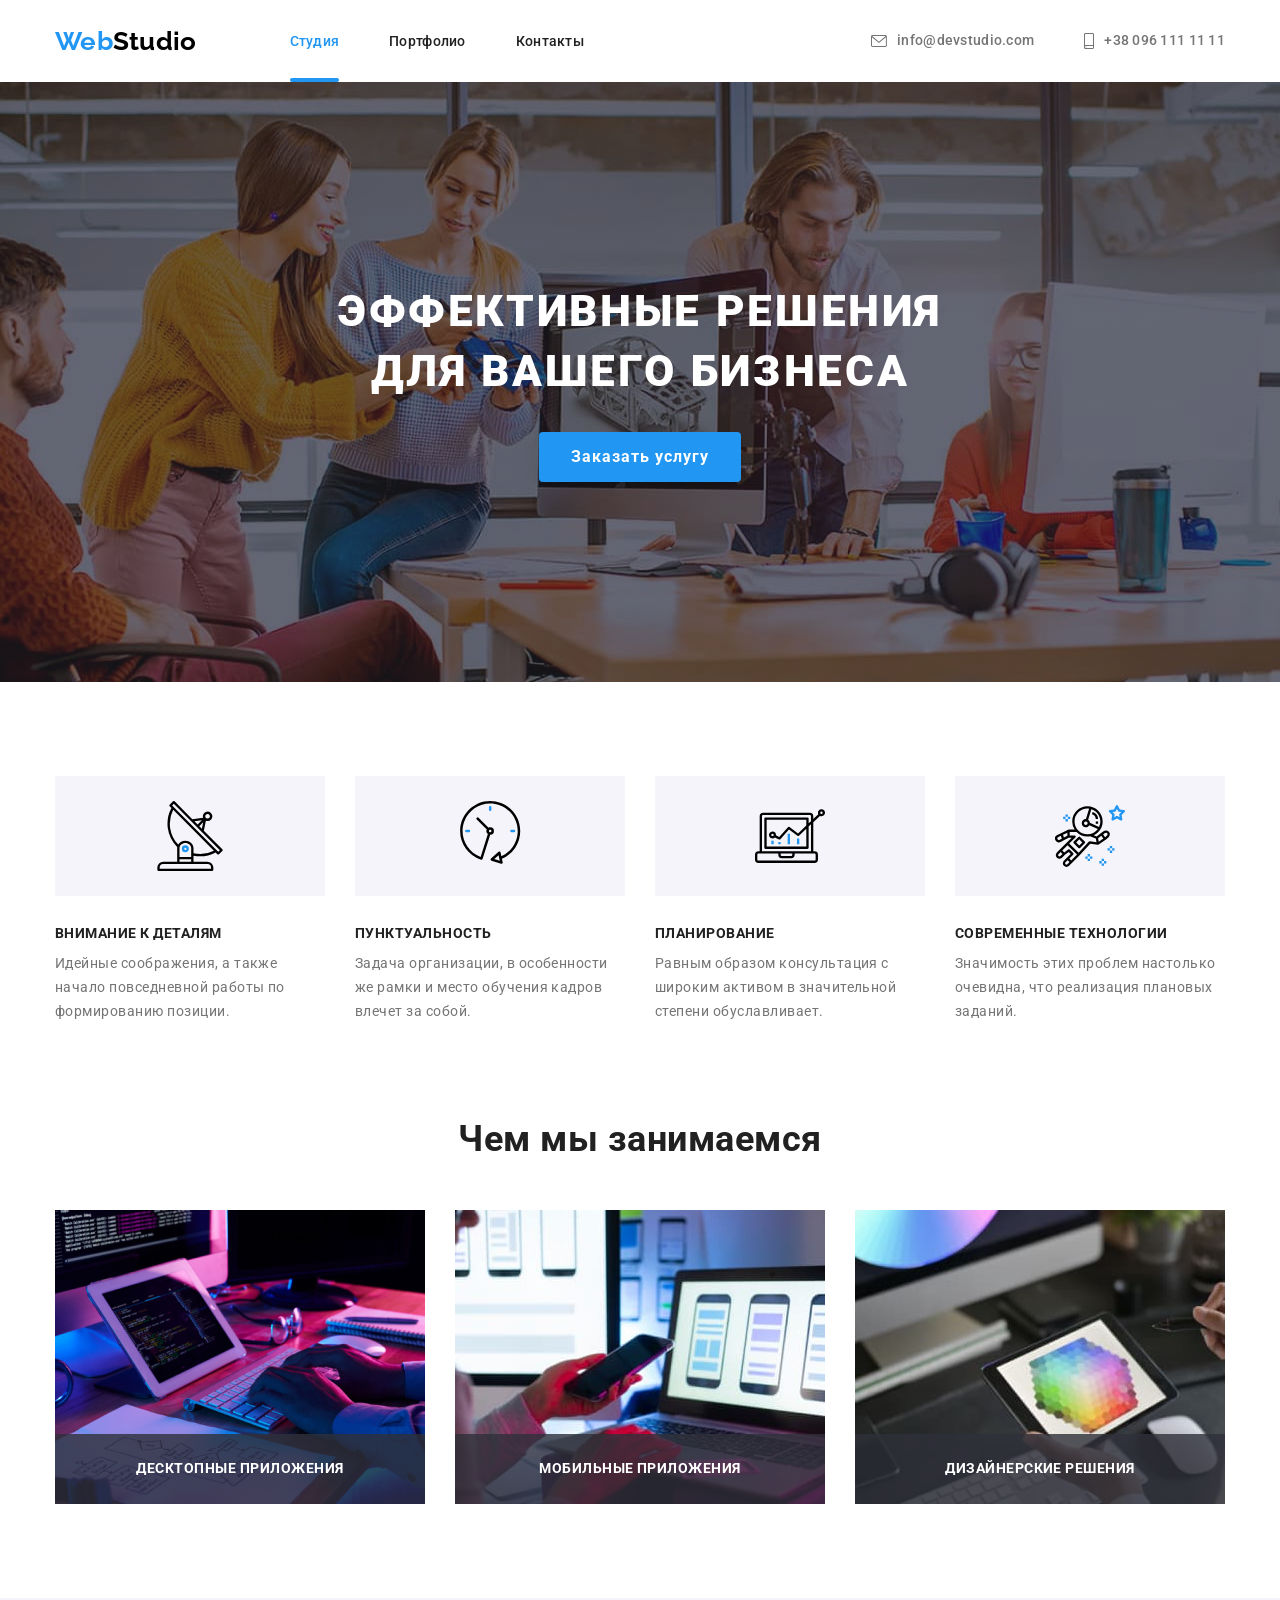
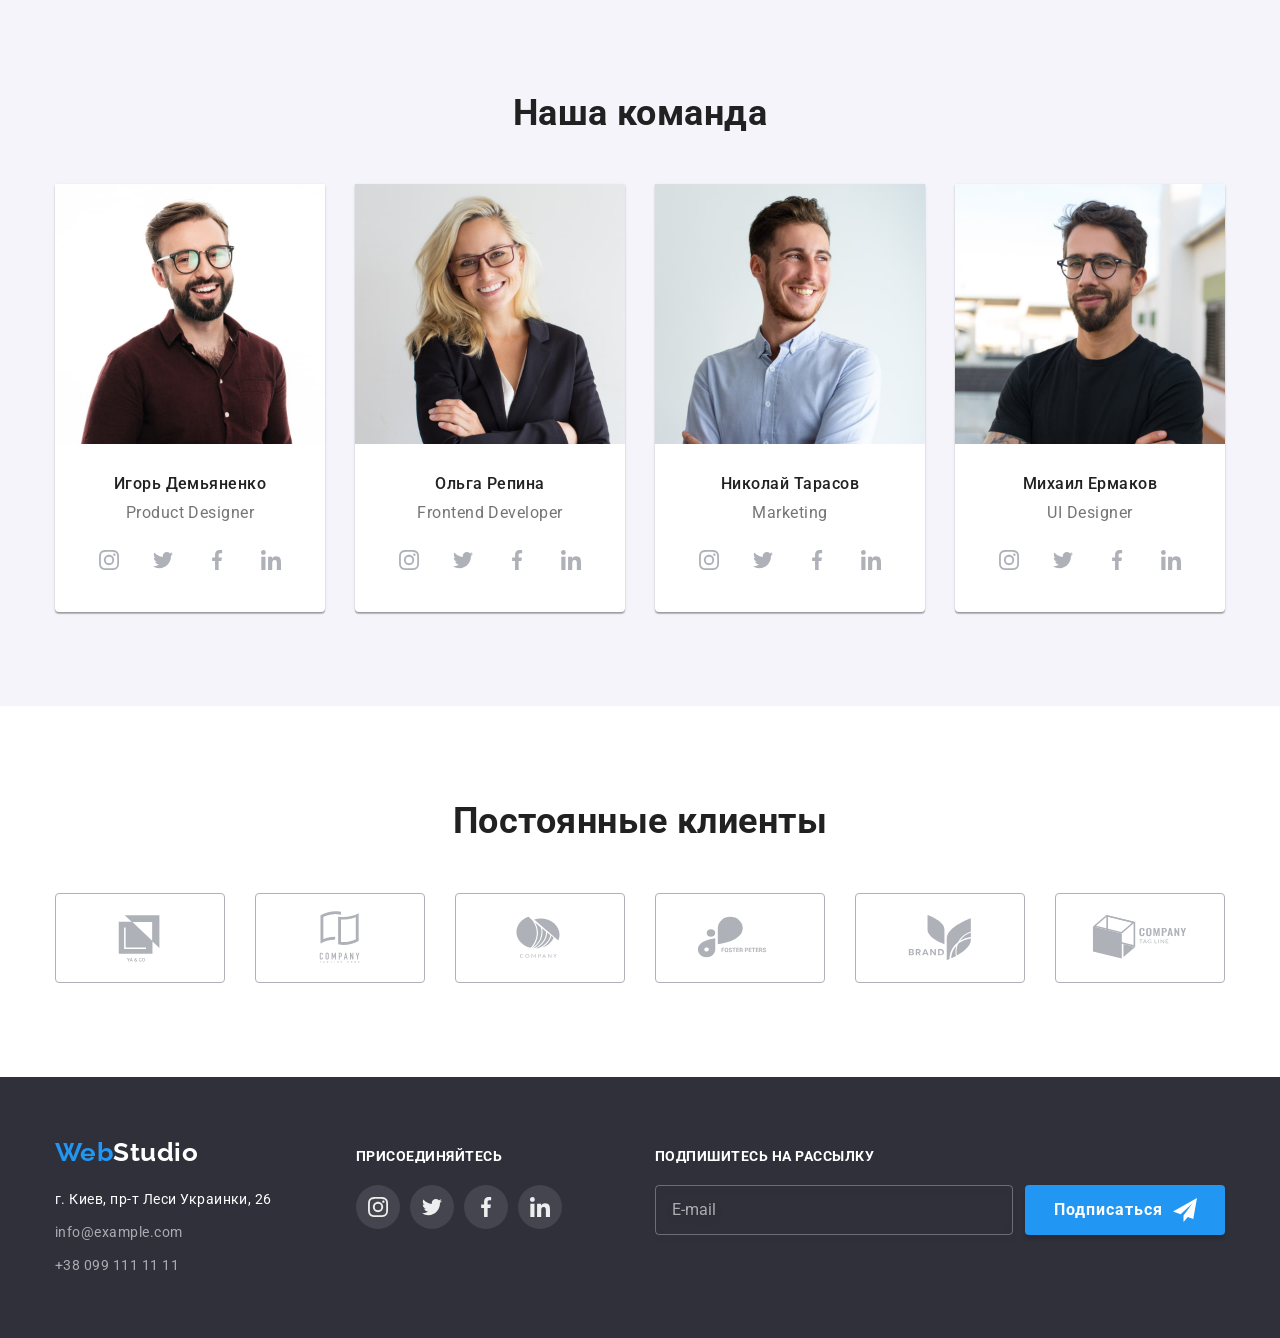
<file: index.html>
<!DOCTYPE html>
<html lang="ru">
  <head>
    <meta charset="UTF-8" />
    <meta http-equiv="X-UA-Compatible" content="IE=edge" />
    <meta name="viewport" content="width=device-width, initial-scale=1.0" />
    <title>Студия</title>
    <link href="https://fonts.googleapis.com/css2?family=Raleway:wght@700&family=Roboto:wght@400;500;700;900&display=swap" rel="stylesheet"/>
    <link rel="stylesheet" href="https://cdnjs.cloudflare.com/ajax/libs/modern-normalize/1.0.0/modern-normalize.min.css"/>
    <link rel="stylesheet" href="./css/styles.css"/>
  </head>
  <body>
    <!--Шапка-->
    <header class="header-page">
      <div class="header-container container">
        <nav class="site-nav">
          <!--Основная навигация-->
          <a href="./index.html" class="link"><span lang="en" class="logo"><span class="web">Web</span>Studio</span>
          </a>
          <ul class="nav list">
            <li class="nav-item"><a href="./index.html" class="link current">Студия</a></li>
            <li class="nav-item"><a href="./portfolio.html" class="link">Портфолио</a></li>
            <li class="nav-item"><a href="" class="link">Контакты</a></li>
          </ul>
        </nav>
        <ul class="contacts-items list">
            <li class="contacts-item">
              <a href="mailto:info@devstudio.com" class="link contact-link">
                <svg class="icon-contacts" width="16" height="12">
                  <use href="./images/icons.svg#icon-envelope"></use>
                </svg>
                info@devstudio.com
              </a>
            </li>
            <li class="contacts-item">
              <a href="tel:+380961111111" class="link contact-link">
                <svg class="icon-contacts" width="10" height="16">
                  <use href="./images/icons.svg#icon-smartphone"></use>
                </svg>
                +38 096 111 11 11
              </a>
            </li>
        </ul>
      </div>
    </header>
    <!--Основная информация-->
    <main>
      <!--Секция "Герой"-->
        <section class="hero section">
          <div class="container">
            <h1 class="title-hero">
              Эффективные решения
              <br />
              для вашего бизнеса
            </h1>
            <button type="button" class="button" data-modal-open>Заказать услугу</button>
          </div>
        </section>
        <!--Секция "Особенности"-->
        <section class="features section">
          <div class="container">
            <!--Этот тег не будет виден в результирующей верстке-->
            <h2 class="visually-hidden">Особенности</h2>
            <ul class="features-list list">
              <li class="features-list-items">
                <div class="trumb">
                  <svg width="70" height="70" class="icon-features">
                    <use href="./images/icons.svg#icon-antena"></use>
                  </svg>
                </div>
                <h3 class="features-title">Внимание к деталям</h3>
                <p class="features-text">
                  Идейные соображения, а также начало повседневной работы по
                  формированию позиции.
                </p>
              </li>
              <li class="features-list-items">
               <div class="trumb">
                  <svg width="70" height="70" class="icon-features">
                    <use href="./images/icons.svg#icon-clock"></use>
                  </svg>
                </div>
                <h3 class="features-title">Пунктуальность</h3>
                <p class="features-text">
                  Задача организации, в особенности же рамки и место обучения
                  кадров влечет за собой.
                </p>
              </li>
              <li class="features-list-items">
                <div class="trumb">
                  <svg width="70" height="70" class="icon-features">
                    <use href="./images/icons.svg#icon-diagram"></use>
                  </svg>
                </div>
                <h3 class="features-title">Планирование</h3>
                <p class="features-text">
                  Равным образом консультация с широким активом в значительной
                  степени обуславливает.
                </p>
              </li>
              <li class="features-list-items">
                <div class="trumb">
                  <svg width="70" height="70" class="icon-features">
                    <use href="./images/icons.svg#icon-astronaut"></use>
                  </svg>
                </div>
                <h3 class="features-title">Современные технологии</h3>
                <p class="features-text">
                  Значимость этих проблем настолько очевидна, что реализация
                  плановых заданий.
                </p>
              </li>
            </ul>
          </div>
        </section>
        <!--Секция "Вид дейтельности"-->
         <section class="activity section">
          <div class="container">
            <h2 class="activity-title">Чем мы занимаемся</h2>
            <ul class="activity-list list">
              <li class="activity-list-item">
                <div class="box">
                  <img src="./images/box-1.jpg" alt="Написание кода" width="370" />
                  <div class="activity-trumb">
                    <p class="activity-trumb-description">Десктопные приложения</p>
                  </div>
                </div>
              </li>
              <li class="activity-list-item">
                <div class="box">
                  <img src="./images/box-2.jpg" alt="Синхронизация девайсов" width="370" />
                  <div class="activity-trumb">
                    <p class="activity-trumb-description">Мобильные приложения</p>
                  </div>
                </div>
              </li>
              <li class="activity-list-item">
                <div class="box">
                  <img src="./images/box-3.jpg" alt="Разработка дизайна" width="370"/>
                  <div class="activity-trumb">
                    <p class="activity-trumb-description">Дизайнерские решения</p>
                  </div>
                </div> 
              </li>
            </ul>
          </div>
        </section>
        <!--Секция "Наша команда"-->
        <section class="team section">
          <div class="container">
            <h2 class="team-title">Наша команда</h2>
            <ul class="team-items list">
              <li class="team-item">
                <img
                  src="./images/team-card-1.jpg"
                  alt="Игорь Демьяненко"
                  width="270"
                  class="image"
                />
                <div class="team-item-name">
                  <h3 class="name">Игорь Демьяненко</h3>
                  <p class="position"><span lang="en">Product Designer</span></p>
                  <ul class="social-links list">
                    <li class="social-link">
                     <a href="#" class="social-link-item">
                       <svg width="20" height="20" class="social-icon">
                         <use href="./images/icons.svg#icon-instagram"></use>
                       </svg>
                     </a> 
                    </li>
                    <li class="social-link">
                      <a href="#" class="social-link-item">
                       <svg width="20" height="20" class="social-icon">
                         <use href="./images/icons.svg#icon-twitter"></use>
                       </svg>
                     </a>
                    </li>
                    <li class="social-link">
                      <a href="#" class="social-link-item">
                        <svg width="20" height="20" class="social-icon">
                          <use href="./images/icons.svg#icon-facebook"></use>
                        </svg>
                      </a>
                    </li>
                    <li class="social-link">
                      <a href="#" class="social-link-item">
                        <svg width="20" height="20" class="social-icon">
                          <use href="./images/icons.svg#icon-linkedin"></use>
                        </svg>
                      </a>
                    </li>
                  </ul>
                </div>
              </li>
              <li class="team-item">
                <img
                  src="./images/team-card-2.jpg"
                  alt="Ольга Репина"
                  width="270"
                  class="image"
                />
                <div class="team-item-name">
                  <h3 class="name">Ольга Репина</h3>
                  <p class="position"><span lang="en">Frontend Developer</span></p>
                  <ul class="social-links list">
                    <li class="social-link">
                     <a href="#" class="social-link-item">
                       <svg width="20" height="20" class="social-icon">
                         <use href="./images/icons.svg#icon-instagram"></use>
                       </svg>
                     </a> 
                    </li>
                    <li class="social-link">
                      <a href="#" class="social-link-item">
                       <svg width="20" height="20" class="social-icon">
                         <use href="./images/icons.svg#icon-twitter"></use>
                       </svg>
                     </a>
                    </li>
                    <li class="social-link">
                      <a href="#" class="social-link-item">
                        <svg width="20" height="20" class="social-icon">
                          <use href="./images/icons.svg#icon-facebook"></use>
                        </svg>
                      </a>
                    </li>
                    <li class="social-link">
                      <a href="#" class="social-link-item">
                        <svg width="20" height="20" class="social-icon">
                          <use href="./images/icons.svg#icon-linkedin"></use>
                        </svg>
                      </a>
                    </li>
                  </ul>
                </div>
              </li>
              <li class="team-item">
                <img
                  src="./images/team-card-3.jpg"
                  alt="Николай Тарасов"
                  width="270"
                  class="image"
                />
                <div class="team-item-name">
                  <h3 class="name">Николай Тарасов</h3>
                  <p class="position"><span lang="en">Marketing</span></p>
                  <ul class="social-links list">
                    <li class="social-link">
                     <a href="#" class="social-link-item">
                       <svg width="20" height="20" class="social-icon">
                         <use href="./images/icons.svg#icon-instagram"></use>
                       </svg>
                     </a> 
                    </li>
                    <li class="social-link">
                      <a href="#" class="social-link-item">
                       <svg width="20" height="20" class="social-icon">
                         <use href="./images/icons.svg#icon-twitter"></use>
                       </svg>
                     </a>
                    </li>
                    <li class="social-link">
                      <a href="#" class="social-link-item">
                        <svg width="20" height="20" class="social-icon">
                          <use href="./images/icons.svg#icon-facebook"></use>
                        </svg>
                      </a>
                    </li>
                    <li class="social-link">
                      <a href="#" class="social-link-item">
                        <svg width="20" height="20" class="social-icon">
                          <use href="./images/icons.svg#icon-linkedin"></use>
                        </svg>
                      </a>
                    </li>
                  </ul>
                </div>
              </li>
              <li class="team-item">
                <img
                  src="./images/team-card-4.jpg"
                  alt="Михаил Ермаков"
                  width="270"
                  class="image"
                />
                <div class="team-item-name">
                  <h3 class="name">Михаил Ермаков</h3>
                  <p class="position"><span lang="en">UI Designer</span></p>
                  <ul class="social-links list">
                    <li class="social-link">
                     <a href="#" class="social-link-item">
                       <svg width="20" height="20" class="social-icon">
                         <use href="./images/icons.svg#icon-instagram"></use>
                       </svg>
                     </a> 
                    </li>
                    <li class="social-link">
                      <a href="#" class="social-link-item">
                       <svg width="20" height="20" class="social-icon">
                         <use href="./images/icons.svg#icon-twitter"></use>
                       </svg>
                     </a>
                    </li>
                    <li class="social-link">
                      <a href="#" class="social-link-item">
                        <svg width="20" height="20" class="social-icon">
                          <use href="./images/icons.svg#icon-facebook"></use>
                        </svg>
                      </a>
                    </li>
                    <li class="social-link">
                      <a href="#" class="social-link-item">
                        <svg width="20" height="20" class="social-icon">
                          <use href="./images/icons.svg#icon-linkedin"></use>
                        </svg>
                      </a>
                    </li>
                  </ul>
                </div>
              </li>
            </ul>
          </div>
        </section>
        <!-- Секция "Постоянные клиенты" -->
        <section class="clients section">
          <div class="container">
            <h2 class="clients-title">
              Постоянные клиенты
            </h2>
            <ul class="clients-links list">
              <li class="client-item"><a href="" class="client-link">
                <svg width="106" height="60" class="icon-client">
                  <use href="./images/icons.svg#icon-client-logo-1"></use>
                </svg>
              </a></li>
              <li class="client-item"><a href="" class="client-link">
                <svg width="106" height="60" class="icon-client">
                  <use href="./images/icons.svg#icon-client-logo-2"></use>
                </svg>
              </a></li>
              <li class="client-item"><a href="" class="client-link">
                <svg width="106" height="60" class="icon-client">
                  <use href="./images/icons.svg#icon-client-logo-3"></use>
                </svg>
              </a></li>
              <li class="client-item"><a href="" class="client-link">
                <svg width="106" height="60" class="icon-client">
                  <use href="./images/icons.svg#icon-client-logo-4"></use>
                </svg>
              </a></li>
              <li class="client-item"><a href="" class="client-link">
                <svg width="106" height="60" class="icon-client">
                  <use href="./images/icons.svg#icon-client-logo-5"></use>
                </svg>
              </a></li>
              <li class="client-item"><a href="" class="client-link">
                <svg width="106" height="60" class="icon-client">
                  <use href="./images/icons.svg#icon-client-logo-6"></use>
                </svg>
              </a></li>
            </ul>
          </div>
        </section>
    </main>
    <!--Подвал-->
    <footer class="footer-page">
      <div class="footer container">
        <div class="address">
          <a href="./index.html" class="footer-link"><span lang="en" class="footer-logo"><span class="footer-web">Web</span>Studio</span>
          </a>
          <!--Адрес-->
          <address class="footer-address">
            <p class="adress-title">г. Киев, пр-т Леси Украинки, 26</p>
            <ul class="footer-contacts list">
              <li class="footer-contact-mail">
                <a href="mailto:info@example.com" class="link">
                  info@example.com
                </a>
              </li>
              <li class="footer-contact-tel">
                <a href="tel:+380991111111" class="link">+38 099 111 11 11</a>
              </li>
            </ul>
          </address>
        </div>
        <div class="container-join">
          <b class="join">присоединяйтесь</b>
          <ul class="footer-social-links list">
            <li class="footer-social-link">
              <a href="#" class="footer-social-link-item">
                <svg width="20" height="20" class="footer-social-icon">
                  <use href="./images/icons.svg#icon-instagram"></use>
                </svg>
              </a> 
            </li>
            <li class="footer-social-link">
              <a href="#" class="footer-social-link-item">
                <svg width="20" height="20" class="footer-social-icon">
                  <use href="./images/icons.svg#icon-twitter"></use>
                </svg>
              </a>
            </li>
            <li class="footer-social-link">
              <a href="#" class="footer-social-link-item">
                <svg width="20" height="20" class="footer-social-icon">
                  <use href="./images/icons.svg#icon-facebook"></use>
                </svg>
              </a>
            </li>
            <li class="footer-social-link">
              <a href="#" class="footer-social-link-item">
                <svg width="20" height="20" class="footer-social-icon">
                  <use href="./images/icons.svg#icon-linkedin"></use>
                </svg>
              </a>
            </li>
          </ul>
        </div>
        <!-- Блок подписки -->
        <div class="subscription">
          <b class="sub-title">Подпишитесь на рассылку</b>
          <form class="form-subscription">
            <label class="sub-label">
              <input type="email" name="email-subscription" class="sub-input" placeholder="E-mail">
            </label>
            <button type="submit" class="sub-button">Подписаться</button>
            <svg width="24" height="24" class="icon-plane">
              <use href="./images/icons.svg#icon-plane"></use>
            </svg>
          </form>
        </div> 
      </div>
    </footer>
     <div class="backdrop is-hidden" data-modal>
              <div class="modal">
                <form class="form">
                  <div role="group" class="group-form">
                    <b class="form-title">Оставьте свои данные, мы вам перезвоним</b>
                    <div class="form-item">
                      <label class="form-label">
                        <input type="text" name="name" class="form-input">
                        Имя
                      </label>
                      <svg width="18" height="18" class="icon-input">
                        <use href="./images/icons.svg#icon-person-black"></use>
                      </svg>
                    </div>
                    <div class="form-item">
                      <label class="form-label">
                        <input type="tel" name="tel" class="form-input">
                        Телефон
                      </label>
                      <svg width="18" height="18" class="icon-input">
                        <use href="./images/icons.svg#icon-phone-black"></use>
                      </svg>
                    </div>
                    <div class="form-item">
                      <label class="form-label">
                        <input type="email" name="email" class="form-input">
                        Почта
                      </label>
                      <svg width="18" height="18" class="icon-input">
                        <use href="./images/icons.svg#icon-email-black"></use>
                      </svg>
                    </div>
                    <div class="form-item">
                      <label class="form-label">
                        <textarea name="comment" placeholder="Введите текст" class="form-textarea"></textarea>
                        Комментарий
                      </label>
                    </div>
                  </div>
                  <div class="checkbox">
                    <label class="checkbox-label">
                      <input type="checkbox" name="terms-of-use" value="terms-of-use" class="checkbox-input">
                        <svg width="16" height="15" class="icon-check">
                          <use href="./images/icons.svg#icon-check"></use>
                        </svg>
                      Соглашаюсь с рассылкой и принимаю  <a href="">Условия договора</a>
                    </label>
                  </div>
                  <button type="submit">Отправить</button>
                </form>
                <button type="button" class="close-button" data-modal-close>
                  <svg width="18" height="18" class="icon-button">
                    <use href="./images/icons.svg#icon-close"></use>
                  </svg>
                </button>
              </div>
            </div>
    <script src="./js/modal.js"></script>
  </body>
</html>
</file>
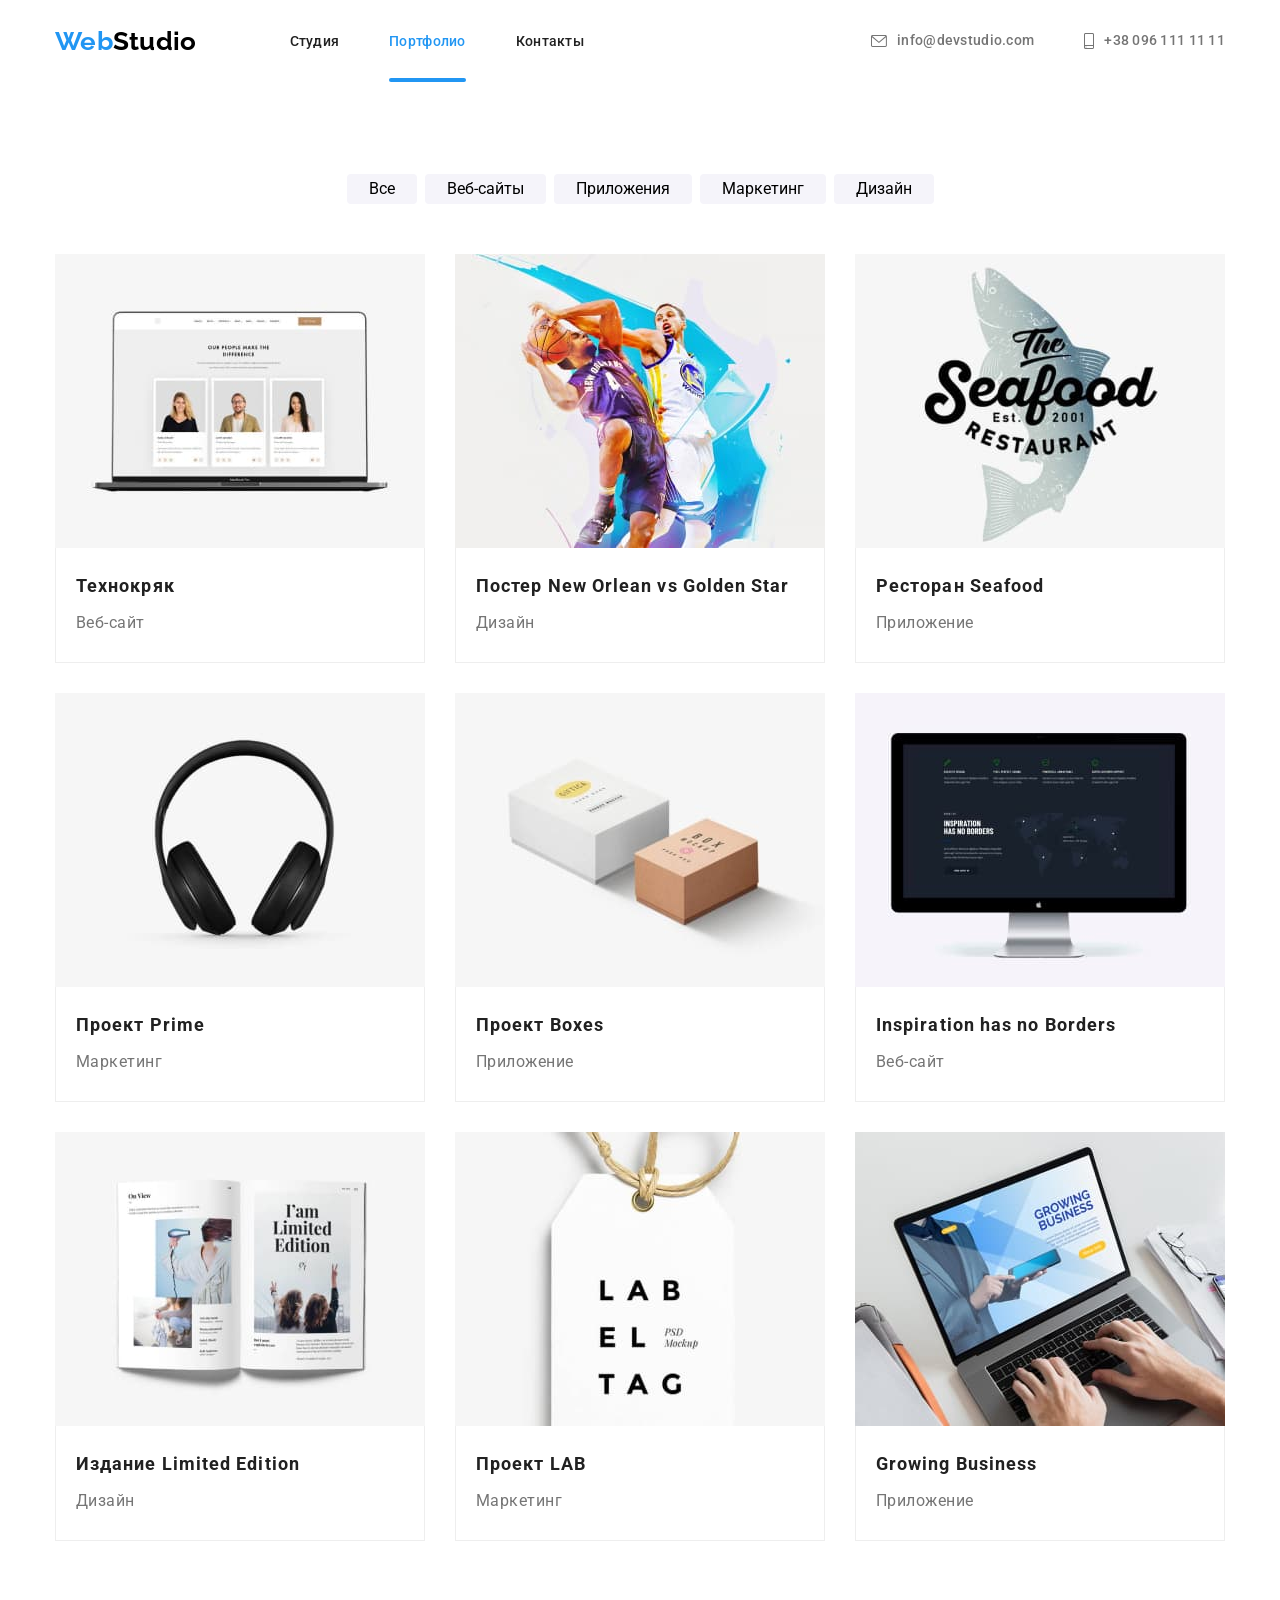
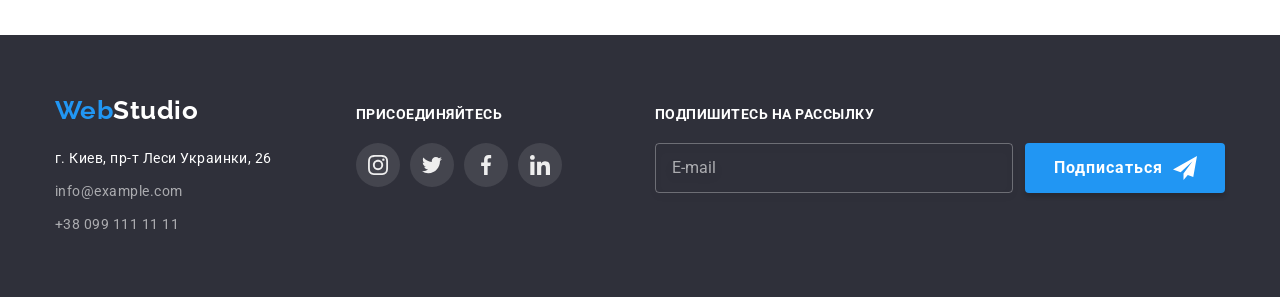
<file: portfolio.html>
<!DOCTYPE html>
<html lang="ru">
  <head>
    <meta charset="UTF-8" />
    <meta http-equiv="X-UA-Compatible" content="IE=edge" />
    <meta name="viewport" content="width=device-width, initial-scale=1.0" />
    <title>Студия</title>
    <link href="https://fonts.googleapis.com/css2?family=Raleway:wght@700&family=Roboto:wght@400;500;700;900&display=swap" rel="stylesheet"/>
    <link rel="stylesheet" href="https://cdnjs.cloudflare.com/ajax/libs/modern-normalize/1.0.0/modern-normalize.min.css"/>
    <link rel="stylesheet" href="./css/styles.css"/>
  </head>
  <body>
    <!--Шапка-->
    <header class="header-page">
      <div class="header-container container">
        <nav class="site-nav">
          <!--Основная навигация-->
          <a href="./index.html" class="link"><span lang="en" class="logo"><span class="web">Web</span>Studio</span>
          </a>
          <ul class="nav list">
            <li class="nav-item"><a href="./index.html" class="link">Студия</a></li>
            <li class="nav-item"><a href="./portfolio.html" class="link current">Портфолио</a></li>
            <li class="nav-item"><a href="" class="link">Контакты</a></li>
          </ul>
        </nav>
        <ul class="contacts-items list">
            <li class="contacts-item">
              <a href="mailto:info@devstudio.com" class="link contact-link">
                <svg class="icon-contacts" width="16" height="12">
                  <use href="./images/icons.svg#icon-envelope"></use>
                </svg>
                info@devstudio.com
              </a>
            </li>
            <li class="contacts-item">
              <a href="tel:+380961111111" class="link contact-link">
                <svg class="icon-contacts" width="10" height="16">
                  <use href="./images/icons.svg#icon-smartphone"></use>
                </svg>
                +38 096 111 11 11
              </a>
            </li>
        </ul>
      </div>
    </header>
    <!--Основная информация-->
    <main>
         <!-- Портфолио -->
            <section class="portfolio section">
                <div class="container"> <!-- Этот заголовок будет скрыт при помощи стилей -->
                    <h1 class="visually-hidden">Портфолио</h1>
                    <ul class="filter list">
                        <li class="filter-button"><button type="button" class="button">Все</button></li>
                        <li class="filter-button"><button type="button" class="button">Веб-сайты</button></li>
                        <li class="filter-button"><button type="button" class="button">Приложения</button></li>
                        <li class="filter-button"><button type="button" class="button">Маркетинг</button></li>
                        <li class="filter-button"><button type="button" class="button">Дизайн</button></li>
                    </ul>          
                    <ul class="galery list">
                        <li class="galery-item">
                            <a href="" class="link">
                              <div class="galery-trumb">
                                <img src="./images/img-1.jpg" alt="Главная страница сайта" width="370" class="galery-item-img">
                                <div class="overlay-galery">
                                  <p>Технокряк это современная площадка распространения коронавируса. Компании используют эту платформу для цифрового шпионажа и атак на защищённые сервера конкурентов.</p>
                                </div>
                              </div>
                              <div class="photo-info">
                                <h2 class="galery-title">Технокряк</h2>
                                <p class="filter-unit">Веб-сайт</p>
                              </div>
                            </a>
                        </li>
                        <li class="galery-item">
                            <a href="" class="link">
                              <div class="galery-trumb">
                                <img src="./images/img-2.jpg" alt="Плакат с баскетболистами" width="370" class="galery-item-img">
                                <div class="overlay-galery">
                                  <p>Технокряк это современная площадка распространения коронавируса. Компании используют эту платформу для цифрового шпионажа и атак на защищённые сервера конкурентов.</p>
                                </div>
                              </div>
                              <div class="photo-info">
                                <h2 class="galery-title">Постер New Orlean vs Golden Star</h2>
                                <p class="filter-unit">Дизайн</p>
                              </div>
                            </a>
                        </li>
                        <li class="galery-item">
                            <a href="" class="link">
                              <div class="galery-trumb">
                                <img src="./images/img-3.jpg" alt="Логотип нп фоне рыбы" width="370" class="galery-item-img">
                                <div class="overlay-galery">
                                  <p>Технокряк это современная площадка распространения коронавируса. Компании используют эту платформу для цифрового шпионажа и атак на защищённые сервера конкурентов.</p>
                                </div>
                              </div>
                              <div class="photo-info">
                                <h2 class="galery-title">Ресторан Seafood</h2>
                                <p class="filter-unit">Приложение</p>
                              </div>
                            </a>
                        </li>
                        <li class="galery-item">
                            <a href="" class="link">
                              <div class="galery-trumb">
                                <img src="./images/img-4.jpg" alt="Наушники" width="370" class="galery-item-img">
                                <div class="overlay-galery">
                                  <p>Технокряк это современная площадка распространения коронавируса. Компании используют эту платформу для цифрового шпионажа и атак на защищённые сервера конкурентов.</p>
                                </div>
                              </div>   
                              <div class="photo-info">
                                <h2 class="galery-title">Проект Prime</h2>
                                <p class="filter-unit">Маркетинг</p>
                              </div>
                            </a>
                        </li>
                        <li class="galery-item">
                            <a href="" class="link">
                              <div class="galery-trumb">
                                <img src="./images/img-5.jpg" alt="Две коробки" width="370" class="galery-item-img">
                                <div class="overlay-galery">
                                  <p>Технокряк это современная площадка распространения коронавируса. Компании используют эту платформу для цифрового шпионажа и атак на защищённые сервера конкурентов.</p>
                                </div>
                              </div>
                              <div class="photo-info">
                                <h2 class="galery-title">Проект Boxes</h2>
                                <p class="filter-unit">Приложение</p>
                              </div>
                            </a>
                        </li>
                        <li class="galery-item">
                            <a href="" class="link">
                              <div class="galery-trumb">
                                <img src="./images/img-6.jpg" alt="Монитор на котором изображен веб-сайт" width="370" class="galery-item-img">
                                <div class="overlay-galery">
                                  <p>Технокряк это современная площадка распространения коронавируса. Компании используют эту платформу для цифрового шпионажа и атак на защищённые сервера конкурентов.</p>
                                </div>
                              </div>
                              <div class="photo-info">
                                <h2 class="galery-title">Inspiration has no Borders</h2>
                                <p class="filter-unit">Веб-сайт</p>
                              </div>
                            </a>
                        </li>
                        <li class="galery-item">
                            <a href="" class="link">
                              <div class="galery-trumb">
                                <img src="./images/img-7.jpg" alt="Книга" width="370" class="galery-item-img">
                                <div class="overlay-galery">
                                  <p>Технокряк это современная площадка распространения коронавируса. Компании используют эту платформу для цифрового шпионажа и атак на защищённые сервера конкурентов.</p>
                                </div>
                              </div>
                              <div class="photo-info">
                                <h2 class="galery-title">Издание Limited Edition</h2>
                                <p class="filter-unit">Дизайн</p>
                                </div>
                            </a>
                        </li>
                        <li class="galery-item">
                            <a href="" class="link">
                              <div class="galery-trumb">
                                <img src="./images/img-8.jpg" alt="Логотип" width="370" class="galery-item-img">
                                <div class="overlay-galery">
                                  <p>Технокряк это современная площадка распространения коронавируса. Компании используют эту платформу для цифрового шпионажа и атак на защищённые сервера конкурентов.</p>
                                </div>
                              </div>
                              <div class="photo-info">
                                <h2 class="galery-title">Проект LAB</h2>
                                <p class="filter-unit">Маркетинг</p>
                              </div>
                            </a>
                        </li>
                        <li class="galery-item">
                            <a href="" class="link">
                              <div class="galery-trumb">
                                <img src="./images/img-9.jpg" alt="Человек работающий на ноутбуке" width="370" class="galery-item-img">
                                <div class="overlay-galery">
                                  <p>Технокряк это современная площадка распространения коронавируса. Компании используют эту платформу для цифрового шпионажа и атак на защищённые сервера конкурентов.</p>
                                </div>
                              </div>
                              <div class="photo-info">
                                <h2 class="galery-title">Growing Business</h2>
                                <p class="filter-unit">Приложение</p>
                              </div>
                            </a>
                        </li>
                    </ul>
                </div>
            </section>
    </main>
    <!--! ===========Футер======== -->
    <footer class="footer-page">
          <div class="footer container">
            <div class="address">
              <a href="./index.html" class="footer-link"><span lang="en" class="footer-logo"><span class="footer-web">Web</span>Studio</span>
              </a>
              <!--Адрес-->
              <address class="footer-address">
                <p class="adress-title">г. Киев, пр-т Леси Украинки, 26</p>
                <ul class="footer-contacts list">
                  <li class="footer-contact-mail">
                    <a href="mailto:info@example.com" class="link">
                      info@example.com
                    </a>
                  </li>
                  <li class="footer-contact-tel">
                    <a href="tel:+380991111111" class="link">+38 099 111 11 11</a>
                  </li>
                </ul>
              </address>
            </div>
            <div class="container-join">
              <b class="join">присоединяйтесь</b>
              <ul class="footer-social-links list">
                <li class="footer-social-link">
                  <a href="#" class="footer-social-link-item">
                    <svg width="20" height="20" class="footer-social-icon">
                      <use href="./images/icons.svg#icon-instagram"></use>
                    </svg>
                  </a> 
                </li>
                <li class="footer-social-link">
                  <a href="#" class="footer-social-link-item">
                    <svg width="20" height="20" class="footer-social-icon">
                      <use href="./images/icons.svg#icon-twitter"></use>
                    </svg>
                  </a>
                </li>
                <li class="footer-social-link">
                  <a href="#" class="footer-social-link-item">
                    <svg width="20" height="20" class="footer-social-icon">
                      <use href="./images/icons.svg#icon-facebook"></use>
                    </svg>
                  </a>
                </li>
                <li class="footer-social-link">
                  <a href="#" class="footer-social-link-item">
                    <svg width="20" height="20" class="footer-social-icon">
                      <use href="./images/icons.svg#icon-linkedin"></use>
                    </svg>
                  </a>
                </li>
              </ul>
            </div>
            <div class="subscription">
              <b class="sub-title">Подпишитесь на рассылку</b>
              <form class="form-subscription">
                <label class="sub-label">
                  <input type="email" name="email-subscription" class="sub-input" placeholder="E-mail">
                </label>
                <button type="submit" class="sub-button">Подписаться</button>
                <svg width="24" height="24" class="icon-plane">
                  <use href="./images/icons.svg#icon-plane"></use>
                </svg>
              </form>
            </div> 
          </div>
    </footer>
    <script src="./js/modal.js"></script>
  </body>
</html>
</file>
<file: css/styles.css>
/* Основной цвет текста #212121 */
/* Основной цвет фона #FFFFFF */
/* Вторичный цвет текста #757575 */
/* Вторичный цвет фона #2F303A */
/* Единичный фон #F5F4FA */
/* Цвет ссылок при ховере, фокусе,  а также для логотипа */
/* Цвет при ховере, фокусе кнопки #2196F3 */
/* Цвет ссылок в футере rgba(255, 255, 255, 0.6) */
/* Цвет обрамления галереи #eeeeee */
/* Цвет социальных ссылок и обводки #AFB1B8; */
/* timing-cubic */

/* Утилиты для страниц */
:root {
  --primary-text-color: #212121;
  --primary-background-color: #ffffff;
  --secondary-text-color: #757575;
  --secondary-background-color: #2f303a;
  --single-background-color: #f5f4fa;
  --link-hover-focus-web-color: #2196f3;
  --logo-color: #000000;
  --footer-link-text-color: rgba(255, 255, 255, 0.6);
  --galery-background: #eeeeee;
  --socil-links-color: #afb1b8;
  --animation-timing-function: cubic-bezier(0.4, 0, 0.2, 1);
}
/* Тело страницы */
body {
  background-color: var(--primary-background-color);
  color: var(--primary-text-color);
  font-family: Roboto, sans-serif;
  letter-spacing: 0.03em;
}

/* Убираем ненависные точки у списков */
.list {
  list-style: none;
  margin: 0px;
  padding: 0px;
}

/* Размеры и отступы контейнеров */
.container {
  width: 1200px;
  padding-left: 15px;
  padding-right: 15px;
  margin: 0 auto;
}

/* Вертикальные падинги для всех секций страниц */
.section {
  padding-top: 94px;
  padding-bottom: 94px;
}

/* Обнуляем марджины заголовком, абзацев и списков */
h1,
h2,
h3,
h4,
p,
ul {
  margin-top: 0px;
  margin-bottom: 0px;
}

/* Изменяем тип картинок для удаления зазоров */
img {
  display: block;
}

textarea {
  resize: none;
  padding: 0px;
}
input {
  padding: 0px;
  outline: none;
  cursor: pointer;
}

/* Шапка старницы */
/* Рамка футера */
.header-page {
  position: fixed;
  top: 0px;
  left: 0px;
  width: 100%;
  min-height: 80px;
  z-index: 2;
  background-color: var(--primary-background-color);
  border-bottom: 1px solid #ececec;
  border: transparent;
}

.header-container {
  display: flex;
  align-items: center;
}
/* Логотип */
.logo {
  color: var(--logo-color);

  font-family: Raleway, sans-serif;
  font-weight: 700;
  font-size: 26px;
  line-height: 1.19;
}

/* Цвет для Web */
.web {
  color: var(--link-hover-focus-web-color);
}

/* Навигационные ссылки */
.site-nav {
  display: flex;
  align-items: center;
}

.nav {
  display: flex;
  margin-left: 93px;
}

.nav-item {
  position: relative;

  display: block;
  padding: 32px 0;
}

/* Маржины навигационных ссылок */
.nav .nav-item + .nav-item {
  margin-left: 50px;
}

.nav .current {
  color: var(--link-hover-focus-web-color);
}

.nav .current::after {
  content: '';
  position: absolute;
  bottom: 0;
  display: block;
  width: 100%;
  height: 4px;
  background-color: var(--link-hover-focus-web-color);
  border-radius: 2px;
}

/* Навигационные ссылки хедера */
.header-page .link {
  padding: 24px 0;

  color: inherit;
  text-decoration: none;

  font-weight: 500;
  font-size: 14px;
  line-height: 1.14;
  letter-spacing: 0.02em;

  transition-property: color;
  transition-duration: 250ms;
  transition-timing-function: cubic-bezier(0.4, 0, 0.2, 1);
}

.header-page .current {
  color: var(--link-hover-focus-web-color);
}

/* Навигационные ссылки при ховере и фокусе */
.header-page .link:focus,
.header-page .link:hover {
  color: var(--link-hover-focus-web-color);
}

/* Оборачиваю в div контакты хедера */
.contacts-items {
  display: flex;
  margin-left: auto;
}

.contacts-items .contacts-item + .contacts-item {
  margin-left: 50px;
}

.contacts-items .link {
  color: var(--secondary-text-color);
  text-decoration: none;

  font-weight: 500;
  font-size: 14px;
  line-height: 1.14;
  letter-spacing: 0.02em;
}
/* Установливаем флекс контейнер для вертикального выравнивания svg элементов */
.contact-link {
  display: flex;
  align-items: center;
}

.icon-contacts {
  display: inline-block;
  margin-right: 10px;
  fill: currentColor;
}

/* Секция герой */
.hero {
  padding-top: 200px;
  padding-bottom: 200px;
  text-align: center;

  max-width: 1600px;
  height: 600px;
  margin-left: auto;
  margin-right: auto;
  background-image: linear-gradient(to right, rgba(47, 48, 58, 0.4), rgba(47, 48, 58, 0.4)),
    url('../images/background-photo.jpg');
  background-repeat: no-repeat;
  background-size: cover;
  background-position: center;

  background-color: var(--secondary-background-color);
}

/* Заголовок-герой */
.title-hero {
  color: var(--primary-background-color);
  margin-bottom: 30px;
  font-weight: 900;
  font-size: 44px;
  line-height: 1.36;
  letter-spacing: 0.06em;
  text-transform: uppercase;
  text-align: center;
}
/* Кнопка в "герое" */
.hero .button {
  display: inline-block;
  background-color: var(--link-hover-focus-web-color);
  color: var(--primary-background-color);
  cursor: pointer;

  font-family: inherit;
  font-weight: 700;
  font-size: 16px;
  line-height: 1.88;
  letter-spacing: 0.06em;
  box-shadow: 0px 4px 4px rgba(0, 0, 0, 0.15);
  border-radius: 4px;
  border: none;
  min-width: 200px;
  min-height: 50px;
  padding: 10px 32px;
  text-align: center;

  transition-property: background-color, color;
  transition-duration: 250ms;
  transition-timing-function: cubic-bezier(0.4, 0, 0.2, 1);
}

/* Кнопка при ховере и фокусе */
.button:hover,
.button:focus {
  background-color: var(--primary-background-color);
  color: var(--link-hover-focus-web-color);
}

/* Секция "Особенности" */
/* Скрываем заголовок */
.visually-hidden {
  position: absolute;
  width: 1px;
  height: 1px;
  margin: -1px;
  border: 0;
  padding: 0;

  white-space: nowrap;
  clip-path: inset(100%);
  clip: rect(0 0 0 0);
  overflow: hidden;
}

.trumb {
  display: flex;
  width: 270px;
  height: 120px;
  justify-content: center;
  align-items: center;
  margin-bottom: 30px;

  background-color: var(--single-background-color);
}

.features-list {
  display: flex;
}

.features-list-items {
  width: 270px;
}

.features-list-items + .features-list-items {
  margin-left: 30px;
}

/* Заголовок элемента списка особенностей */
.features-title {
  margin-bottom: 10px;

  font-weight: 700;
  font-size: 14px;
  line-height: 1.14;
  text-transform: uppercase;
}

/* Оформляем текст особенностей */
.features-text {
  color: var(--secondary-text-color);

  font-weight: 400;
  font-size: 14px;
  line-height: 1.71;
}

/* Секция "Вид дейтельности" */
.activity {
  padding-top: 0px;
}

/* Заголовок секции */
.activity-title,
.team-title {
  font-weight: 700;
  font-size: 36px;
  line-height: 1.17;
  text-align: center;
  margin-bottom: 50px;
}

.activity-list {
  display: flex;
}

.activity-list-item + .activity-list-item {
  margin-left: 30px;
}

.box {
  position: relative;
}
/* Контейнеры с подписями */
.activity-trumb {
  position: absolute;
  bottom: 0px;
  left: 0px;
  z-index: 1;

  display: flex;
  width: 370px;
  height: 70px;
  justify-content: center;
  align-items: center;

  background-color: rgba(47, 48, 58, 0.8);
}

.activity-trumb-description {
  font-weight: 700;
  font-size: 14px;
  line-height: 1.14;
  text-align: center;
  text-transform: uppercase;
  color: var(--primary-background-color);
}

/* Секция "Наша команда" */
.team {
  background-color: var(--single-background-color);
  text-align: center;
}

/* Изменяем тип списка на флекс */
.team-items {
  display: flex;
}

.team-item {
  box-shadow: 0px 1px 3px rgba(0, 0, 0, 0.12), 0px 1px 1px rgba(0, 0, 0, 0.14),
    0px 2px 1px rgba(0, 0, 0, 0.2);
  border-radius: 0px 0px 4px 4px;
  background-color: var(--primary-background-color);
  width: 270px;
}

.team-item + .team-item {
  margin-left: 30px;
}

/* Имя */
.team-item-name {
  padding-top: 30px;
  padding-bottom: 30px;
}

.name {
  margin-bottom: 10px;

  font-weight: 500;
  font-size: 16px;
  line-height: 1.19;
}

.position {
  margin-bottom: 16px;

  color: var(--secondary-text-color);
  font-weight: 400;
  font-size: 16px;
  line-height: 1.19;
}

/* Ссылки на соц сети */
.social-links {
  display: flex;
  justify-content: center;
  width: 206px;
  margin: 0 auto;
}

/* Задаем марджины (НАПОМИНАНИЕ: СУТЬ СЕЛЕКТОРА - ПРИМЕНЯТЬ НА ВСЕХ КРОМЕ ПЕРВОГО) */
.social-link + .social-link {
  margin-left: 10px;
}

/* Центрируем ИКОНКИ!!!! внутри ссылок */
.social-link-item {
  display: flex;
  justify-content: center;
  align-items: center;
  width: 44px;
  height: 44px;
  color: var(--socil-links-color);
  border-radius: 50%;
  /* Эффект перехода для соц ссылок членов команды при ховере и фокусе */

  transition-property: background-color, color;
  transition-duration: 250ms;
  transition-timing-function: cubic-bezier(0.4, 0, 0.2, 1);
}

/* Применяем иконкам внутри ссылок свойство "Текущий цвет"/ При
изменении цвета ссылки цвет иконки будет меняться автоматически  */
.social-icon {
  fill: currentColor;
}

/* Ссылки на соц сети при ховере и фокусе */
.social-link-item:hover,
.social-link-item:focus {
  color: var(--primary-background-color);
  background-color: var(--link-hover-focus-web-color);
}

/* Секция "Постоянные клиенты" */

/* Стили заголовка */
.clients-title {
  margin-bottom: 50px;

  font-weight: 700;
  font-size: 36px;
  line-height: 1.17;
  text-align: center;
}

/* Позиционирование списка клиентов */
.clients-links {
  display: flex;
  justify-content: center;
}

.client-item + .client-item {
  margin-left: 30px;
}

/* Стили и позиционирование логотипов ВНУТРИ ссылок */
.client-link {
  display: flex;
  width: 170px;
  height: 90px;
  justify-content: center;
  align-items: center;
  border: 1px solid var(--socil-links-color);
  border-radius: 4px;
  fill: var(--socil-links-color);

  transition-property: fill, border-color;
  transition-duration: 250ms;
  transition-timing-function: cubic-bezier(0.4, 0, 0.2, 1);
}

/* Передаем текущий цвет на логотипы */
.icon-clien {
  fill: currentColor;
}

/* Цвет рамки и логотипа при ховере и фокусе */
.client-link:focus,
.client-link:hover {
  fill: var(--link-hover-focus-web-color);
  border-color: var(--link-hover-focus-web-color);
}

/*! =======================ПОДВАЛ===================== */
.footer-page {
  padding-top: 60px;
  padding-bottom: 60px;

  background-color: var(--secondary-background-color);
  color: var(--primary-background-color);

  font-weight: 400;
  font-size: 14px;
  line-height: 1.71;
}

/* Логотип подвала */

/* Весь логотип футера */
.footer-logo {
  color: var(--primary-background-color);

  font-family: Raleway, sans-serif;
  font-weight: 700;
  font-size: 26px;
  line-height: 1.19;
}

/* Часть "web" футера */
.footer-web {
  display: inline-block;
  color: var(--link-hover-focus-web-color);
}

/* Логотип-ссылка в футере */
.footer-link {
  display: block;
  margin-bottom: 20px;
  text-decoration: none;
}

/* Оформление адреса */
.footer-address {
  font-style: normal;
  font-weight: 400;
  font-size: 14px;
  line-height: 1.71;
}
.adress-title {
  margin-bottom: 9px;
}

.address {
  width: 231px;
}

.footer-contact-mail {
  margin-bottom: 9px;
}

/* Оформление ссылок адреса */
.footer-address .link {
  color: var(--footer-link-text-color);
  text-decoration: none;

  transition-property: color;
  transition-duration: 250ms;
  transition-timing-function: cubic-bezier(0.4, 0, 0.2, 1);
}

/* Ссылки адреса при ховере и футере */
.footer-address .link:hover,
.footer-address .link:focus {
  color: var(--link-hover-focus-web-color);
}

/* "Присоединяйтесь" */
.join {
  margin-bottom: 20px;

  font-weight: 700;
  font-size: 14px;
  line-height: 1.14;
  text-transform: uppercase;

  color: var(--primary-background-color);
}

.footer {
  display: flex;
  align-items: baseline;
}

.container-join {
  display: flex;
  flex-direction: column;
  margin-left: 70px;
}

.footer-social-links {
  display: flex;
  width: 206px;
}

.footer-social-link + .footer-social-link {
  margin-left: 10px;
}

.footer-social-link-item {
  display: flex;
  width: 44px;
  height: 44px;
  justify-content: center;
  align-items: center;

  background: rgba(255, 255, 255, 0.1);
  border-radius: 50%;
  color: var(--galery-background);

  transition-property: background-color;
  transition-duration: 250ms;
  transition-timing-function: cubic-bezier(0.4, 0, 0.2, 1);
}

.footer-social-icon {
  fill: currentColor;
}

.footer-social-link-item:hover,
.footer-social-link-item:focus {
  background-color: var(--link-hover-focus-web-color);
}

/* !============CТРАНИЦА ПОРТФОЛИО============================  */
/* МЕИН */
/* Секция "Портфолио" */
.portfolio.section {
  padding-top: 174px;
}

.filter {
  display: flex;
  justify-content: center;
  margin-bottom: 50px;

  font-weight: 500;
  font-size: 16px;
  line-height: 1.63;
  text-align: center;
}
/* Кнопки фильтра */
.filter .button {
  display: flex;
  padding: 6px 22px;
  border-radius: 4px;
  border: none;

  background-color: var(--single-background-color);

  font-family: inherit;
  cursor: pointer;

  transition-property: background-color, color, box-shadow;
  transition-duration: 250ms;
  transition-timing-function: cubic-bezier(0.4, 0, 0.2, 1);
}

/* Отступы для кнопок фильтра портфолио */
.filter-button + .filter-button {
  margin-left: 8px;
}

/* Кнопки фильтра при ховере и фокусе */
.filter .button:focus,
.filter .button:hover {
  background-color: var(--link-hover-focus-web-color);
  color: var(--primary-background-color);
  box-shadow: 0px 3px 1px rgba(0, 0, 0, 0.1), 0px 1px 2px rgba(0, 0, 0, 0.08),
    0px 2px 2px rgba(0, 0, 0, 0.12);
}

/* Создаем флекс-контейнер для элементов портфоли */
.galery {
  display: flex;
  flex-wrap: wrap;
  align-items: center;
  margin: -15px;
}

/* Отступы для элементов галереи и рамки */
.galery-item {
  width: 370px;
  margin: 15px;
}

.galery-trumb {
  position: relative;
  overflow: hidden;
}

.overlay-galery {
  position: absolute;
  bottom: 0px;
  left: 0px;
  display: block;
  width: 100%;
  height: 100%;
  pointer-events: none;

  transform: translateY(100%);

  transition-property: transform;
  transition-duration: 250ms;
  transition-timing-function: var(--animation-timing-function);
}

.overlay-galery > p {
  padding: 64px 24px;

  font-weight: 400;
  font-size: 18px;
  line-height: 1.56;
  color: var(--primary-background-color);
  background-color: rgba(33, 150, 243, 0.9);
}

.galery-item:hover .overlay-galery {
  transform: translateY(0);
}

/* Эффект тени при ховере */
.galery-item:hover {
  box-shadow: 0px 1px 1px rgba(0, 0, 0, 0.12), 0px 4px 4px rgba(0, 0, 0, 0.06),
    1px 4px 6px rgba(0, 0, 0, 0.16);
}

/* Скрываем подчеркивание и цвет ссылок галереи */
.galery .link {
  text-decoration: none;
  color: inherit;
}

/* Задаём размер шрифта заголовкам галереи*/
.galery-title {
  margin-bottom: 4px;
  font-weight: 700;
  font-size: 18px;
  line-height: 2;
  letter-spacing: 0.06em;
}

/* Задаём размер шрифта для классов галереи */
.filter-unit {
  color: var(--secondary-text-color);

  font-weight: 400;
  font-size: 16px;
  line-height: 1.87;
}

/* Маржины для подписей картинок-ссылок портфолио */
.photo-info {
  padding-left: 20px;
  padding-right: 20px;
  padding-top: 20px;
  padding-bottom: 24px;
  border-left: 1px solid #eeeeee;
  border-right: 1px solid #eeeeee;
  border-bottom: 1px solid #eeeeee;
}

/*! ====================Модальное окно===================== */
.backdrop {
  position: fixed;
  top: 0;
  left: 0;
  width: 100%;
  height: 100%;
  opacity: 1;
  z-index: 2;
  /* Анимация бекдропа */
  transition: opacity 250ms var(--animation-timing-function);
  background-color: rgba(0, 0, 0, 0.2);
}

.backdrop.is-hidden {
  opacity: 0;
  pointer-events: none;
  visibility: visible;
}

/* можальное окно */
.modal {
  position: absolute;
  top: 50%;
  left: 50%;
  z-index: 2;

  /* Анимация модального окна */
  transform: translate(-50%, -50%) translateY(0%);
  transition: transform 250ms var(--animation-timing-function);

  min-width: 528px;
  min-height: 581px;

  background-color: var(--primary-background-color);
  box-shadow: 0px 1px 3px rgba(0, 0, 0, 0.12), 0px 1px 1px rgba(0, 0, 0, 0.14),
    0px 2px 1px rgba(0, 0, 0, 0.2);
  border-radius: 4px;
}
.backdrop.is-hidden .modal {
  transform: translate(-50%, -50%) translateY(200%);
}

.close-button {
  position: absolute;
  top: 8px;
  right: 8px;
  width: 30px;
  height: 30px;
  padding: 0px;

  background-color: var(--primary-background-color);
  border: 1px solid rgba(0, 0, 0, 0.1);
  border-radius: 50%;
  cursor: pointer;

  transition-property: color;
  transition-duration: 250ms;
  transition-timing-function: cubic-bezier(0.4, 0, 0.2, 1);
}

.close-button:hover,
.close-button:focus {
  color: var(--link-hover-focus-web-color);
}

.icon-button {
  position: absolute;
  top: 50%;
  left: 50%;
  transform: translate(-50%, -50%);
  fill: currentColor;
}

/* !Form modal window */
.form {
  width: 448px;
  /* outline: 1px solid red; */
  margin-left: auto;
  margin-right: auto;
  padding: 40px 0px;
}

/* Заголовок формы модального окна */
.form-title {
  display: block;
  margin-bottom: 12px;
  font-weight: 700;
  font-size: 20px;
  line-height: 1.15;
  text-align: center;
}

/* Позиционирование инпутов модального окна */
.form-item {
  position: relative;
  display: flex;
  margin-bottom: 10px;
}

/* Позиционирование инпутом и лейблов модального окна */
.form-label {
  display: flex;
  width: 100%;
  flex-direction: column-reverse;

  font-weight: 400;
  font-size: 12px;
  line-height: 1.17;
  letter-spacing: 0.01em;
  color: var(--secondary-text-color);
}

/* Инпуты формы модального окна */
.form-input {
  display: block;
  width: 100%;
  height: 40px;
  margin-top: 4px;
  padding-left: 42px;

  border-width: 1px;
  border-style: solid;
  border-color: rgba(33, 33, 33, 0.2);
  border-radius: 4px;

  transition: border-color 250ms var(--animation-timing-function);
}

.form-label:focus-within .form-input {
  border-color: var(--link-hover-focus-web-color);
}

.icon-input {
  position: absolute;
  bottom: 11px;
  left: 12px;
  fill: currentColor;
  transition: fill 250ms var(--animation-timing-function);
}

.form-label:focus-within + .icon-input {
  fill: var(--link-hover-focus-web-color);
}

.form-textarea {
  width: 448px;
  height: 120px;
  padding: 16px 12px;
  margin-top: 4px;

  border-width: 1px;
  border-style: solid;
  border-color: rgba(33, 33, 33, 0.2);
  border-radius: 4px;
  outline: none;

  transition: border-color 250ms var(--animation-timing-function);
}

.form-label:focus-within .form-textarea {
  border-color: var(--link-hover-focus-web-color);
}

/* Оформление плейсхолдера "Коментариев" */
.form-item textarea::placeholder {
  font-weight: 400;
  font-size: 12px;
  line-height: 1.17;
  letter-spacing: 0.01em;
  color: rgba(117, 117, 117, 0.5);
}

/* Скрываем оригинальный чекбокс */
.checkbox-input {
  position: absolute;
  width: 1px;
  height: 1px;
  margin: -1px;
  border: 0;
  padding: 0;

  white-space: nowrap;
  clip-path: inset(100%);
  clip: rect(0 0 0 0);
  overflow: hidden;
}

/* !Чекбокс */
.checkbox {
  display: flex;
  align-items: center;
  justify-content: center;
  margin-bottom: 30px;
}

/* Оформление лейбла чекбокса */
.checkbox-label {
  position: relative;
  display: flex;
  align-items: center;

  font-weight: 400;
  font-size: 14px;
  line-height: 1.71;
  color: var(--secondary-text-color);
}

/* Оформление квадратика для чекбокса */
.icon-check {
  margin-right: 7px;
  border-color: var(--primary-text-color);
  border-style: solid;
  border-width: 2px;
  border-radius: 2px;

  fill: var(--primary-background-color);
}

/* Оформление кастомного чекбокса при чекте */
.checkbox-input:checked + .icon-check {
  background-color: var(--link-hover-focus-web-color);
  background-origin: border-box;
  border-color: transparent;
  border: none;
}

/* Оформление "Условий договора" */
.checkbox-label a {
  display: block;
  margin-left: 4px;
  color: var(--link-hover-focus-web-color);
}

/* Кнопка для модального окна + кнопка "Подписаться"  */
button[type='submit'] {
  display: flex;
  align-items: center;
  text-align: center;
  margin: 0 auto;
  padding: 10px 55px;

  background-color: var(--link-hover-focus-web-color);
  box-shadow: 0px 4px 4px rgba(0, 0, 0, 0.15);
  border-radius: 4px;
  border: none;
  cursor: pointer;

  font-family: inherit;
  font-weight: 700;
  font-size: 16px;
  line-height: 1.87;
  letter-spacing: 0.06em;
  color: var(--primary-background-color);

  transition: background-color 250ms var(--animation-timing-function);
}
/* Фон для кнопок отправки в модальном окне и футере */
button[type='submit']:hover,
button[type='submit']:focus {
  background-color: #188ce8;
}

/* !Блок "Подписка" */
.subscription {
  margin-left: 93px;
}

/* Заголовок блока "Подписка" */
.sub-title {
  display: block;
  margin-bottom: 20px;

  font-weight: 700;
  font-size: 14px;
  line-height: 1.14;
  text-transform: uppercase;

  color: var(--primary-background-color);
}

/* Инпут футера */
.sub-input {
  width: 358px;
  height: 50px;
  padding-left: 16px;
  padding-top: 15px;
  padding-bottom: 15px;
  margin-right: 12px;

  background-color: inherit;
  color: var(--primary-background-color);
  border-width: 1px;
  border-style: solid;
  border-color: rgba(255, 255, 255, 0.3);
  box-sizing: border-box;
  filter: drop-shadow(0px 4px 4px rgba(0, 0, 0, 0.15));
  border-radius: 4px;

  transition: border-color 250ms var(--animation-timing-function);
}

.sub-label:focus-within .sub-input {
  border-color: var(--link-hover-focus-web-color);
}

/* Плейсхолдер тнпута футера */
.sub-input::placeholder {
  font-weight: 400;
  font-size: 16px;
  line-height: 1.25;

  color: rgba(255, 255, 255, 0.6);
}

.form-subscription {
  position: relative;
  display: flex;
}

/* Позиционирование "самолёта" */
.icon-plane {
  position: absolute;
  top: 13px;
  right: 28px;
  fill: var(--primary-background-color);
}

/* Стили для кнопки "Подписаться" */
.form-subscription button[type='submit'] {
  padding-left: 29px;
  padding-right: 62px;
  padding-top: 10px;
  padding-bottom: 10px;
}
</file>
